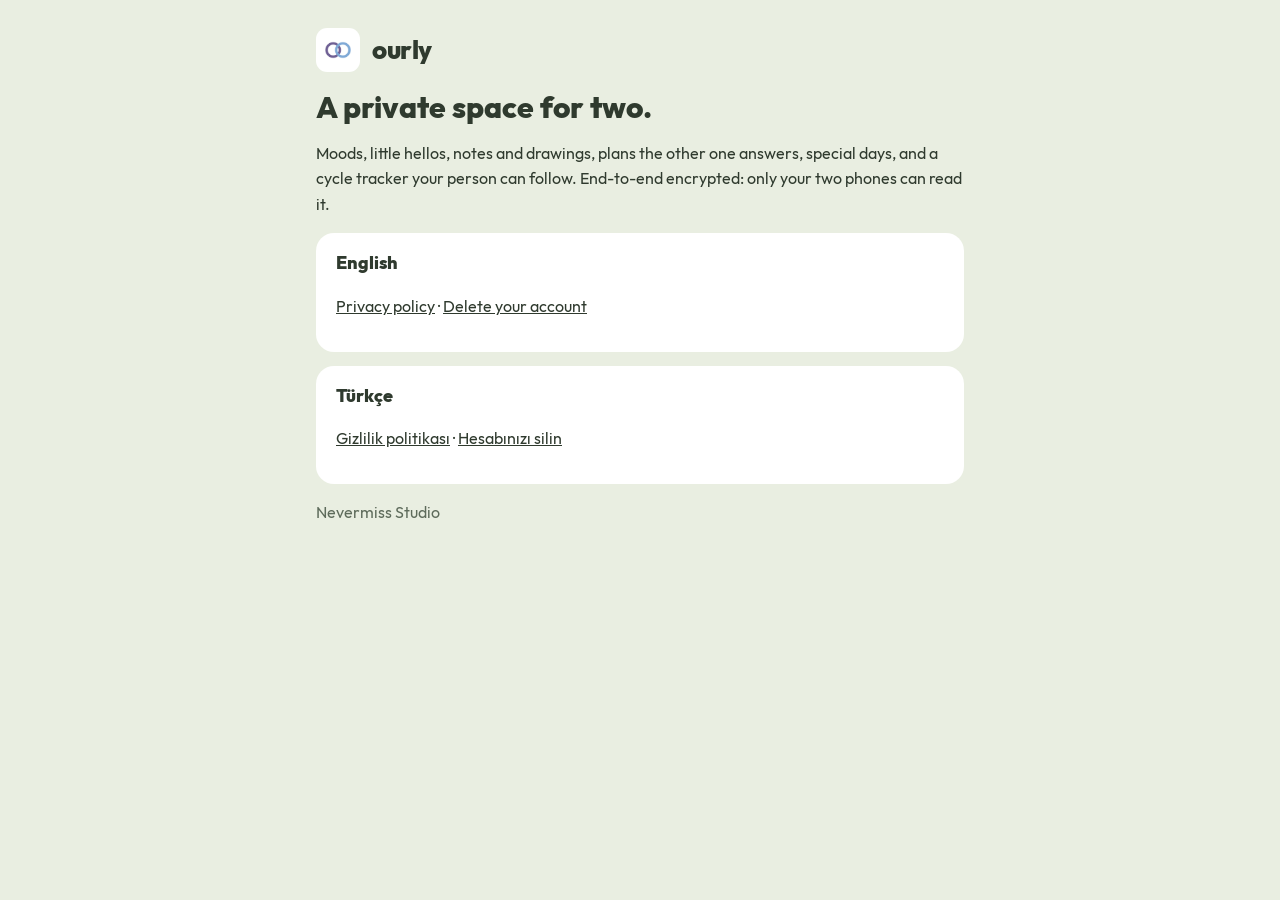
<file: index.html>
<!doctype html>
<html lang="en"><head><meta charset="utf-8"><meta name="viewport" content="width=device-width,initial-scale=1">
<title>Ourly</title><link rel="icon" href="favicon.png"><link rel="stylesheet" href="style.css"></head>
<body><main>
<header><img src="icon.png" alt=""><b>ourly</b></header>
<h1>A private space for two.</h1>
<p>Moods, little hellos, notes and drawings, plans the other one answers, special days, and a cycle tracker your person can follow. End-to-end encrypted: only your two phones can read it.</p>
<section><h2>English</h2><p><a href="privacy.html">Privacy policy</a> · <a href="delete-account.html">Delete your account</a></p></section>
<section><h2>Türkçe</h2><p><a href="privacy-tr.html">Gizlilik politikası</a> · <a href="delete-account-tr.html">Hesabınızı silin</a></p></section>
<p class="muted">Nevermiss Studio</p>
</main></body></html>
</file>
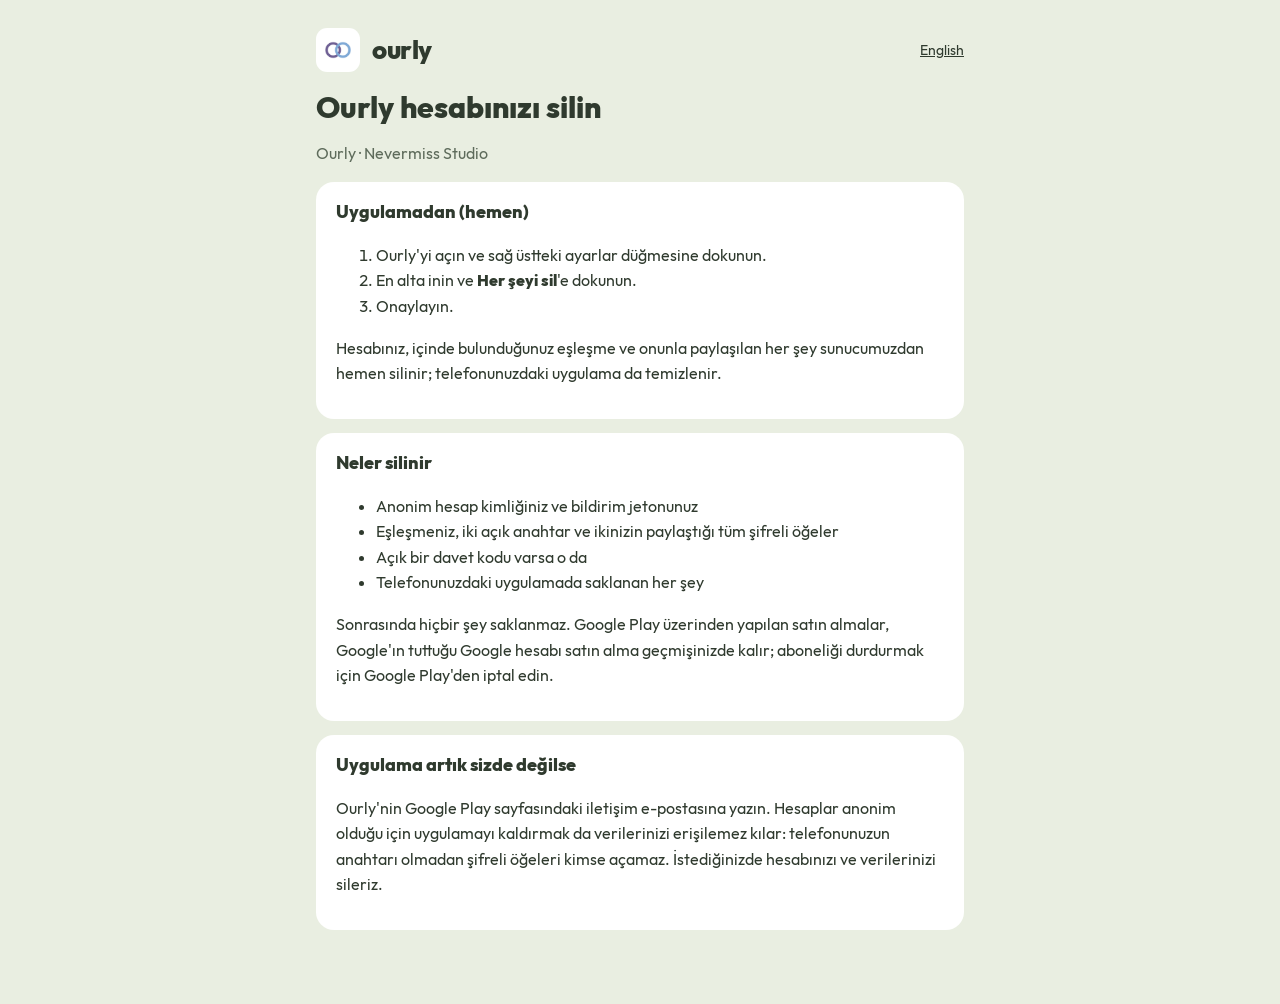
<file: delete-account-tr.html>
<!doctype html>
<html lang="tr"><head><meta charset="utf-8"><meta name="viewport" content="width=device-width,initial-scale=1">
<title>Ourly · Hesabınızı silin</title><link rel="icon" href="favicon.png"><link rel="stylesheet" href="style.css"></head>
<body><main>
<header><img src="icon.png" alt=""><b>ourly</b><span class="lang"><a href="delete-account.html">English</a></span></header>
<h1>Ourly hesabınızı silin</h1>
<p class="muted">Ourly · Nevermiss Studio</p>

<section><h2>Uygulamadan (hemen)</h2>
<ol>
<li>Ourly'yi açın ve sağ üstteki ayarlar düğmesine dokunun.</li>
<li>En alta inin ve <b>Her şeyi sil</b>'e dokunun.</li>
<li>Onaylayın.</li>
</ol>
<p>Hesabınız, içinde bulunduğunuz eşleşme ve onunla paylaşılan her şey sunucumuzdan hemen silinir; telefonunuzdaki uygulama da temizlenir.</p></section>

<section><h2>Neler silinir</h2>
<ul>
<li>Anonim hesap kimliğiniz ve bildirim jetonunuz</li>
<li>Eşleşmeniz, iki açık anahtar ve ikinizin paylaştığı tüm şifreli öğeler</li>
<li>Açık bir davet kodu varsa o da</li>
<li>Telefonunuzdaki uygulamada saklanan her şey</li>
</ul>
<p>Sonrasında hiçbir şey saklanmaz. Google Play üzerinden yapılan satın almalar, Google'ın tuttuğu Google hesabı satın alma geçmişinizde kalır; aboneliği durdurmak için Google Play'den iptal edin.</p></section>

<section><h2>Uygulama artık sizde değilse</h2>
<p>Ourly'nin Google Play sayfasındaki iletişim e-postasına yazın. Hesaplar anonim olduğu için uygulamayı kaldırmak da verilerinizi erişilemez kılar: telefonunuzun anahtarı olmadan şifreli öğeleri kimse açamaz. İstediğinizde hesabınızı ve verilerinizi sileriz.</p></section>
</main></body></html>
</file>
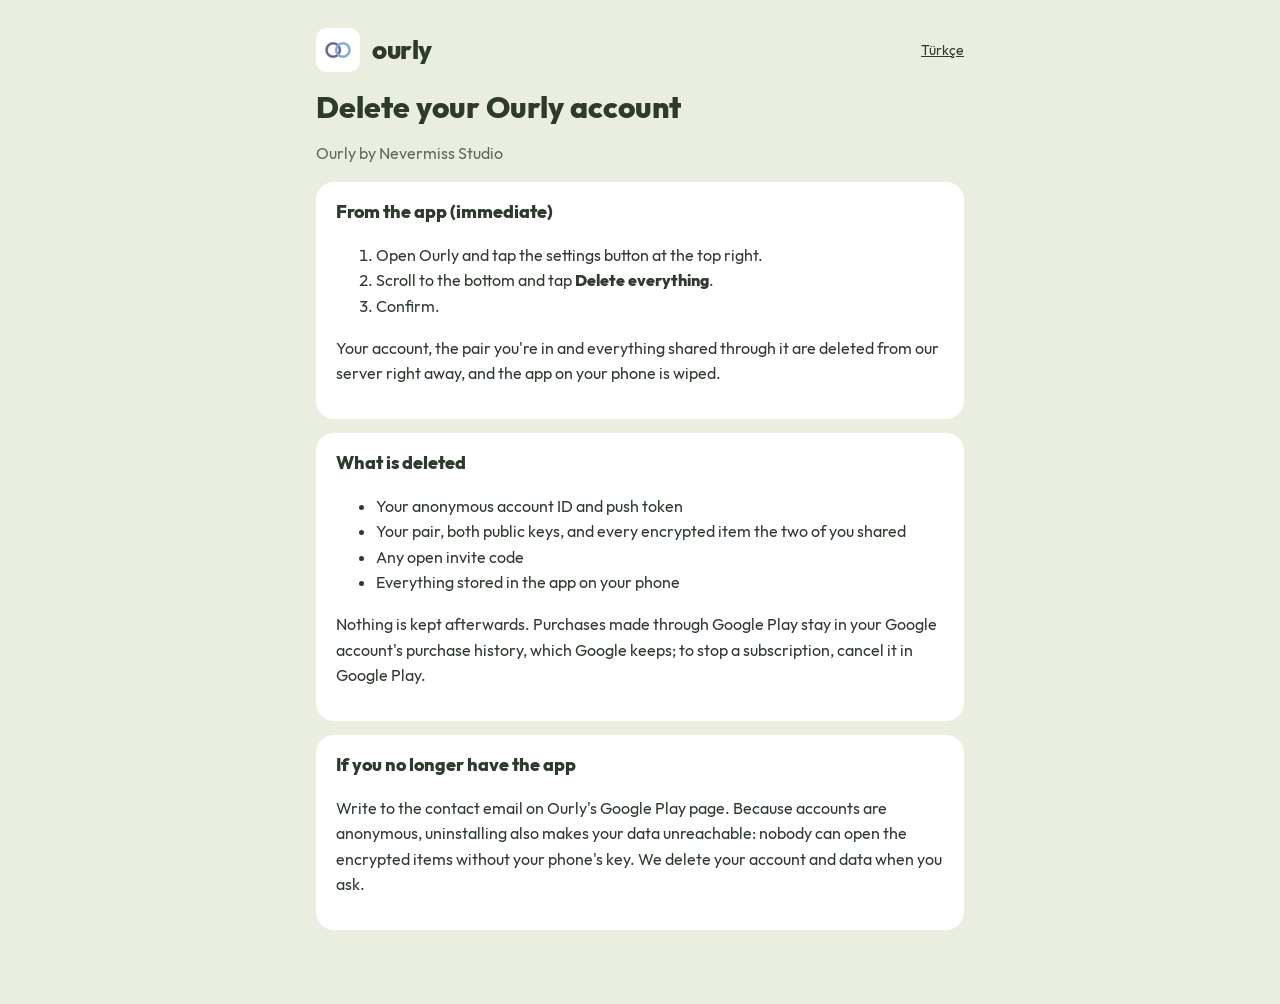
<file: delete-account.html>
<!doctype html>
<html lang="en"><head><meta charset="utf-8"><meta name="viewport" content="width=device-width,initial-scale=1">
<title>Ourly · Delete your account</title><link rel="icon" href="favicon.png"><link rel="stylesheet" href="style.css"></head>
<body><main>
<header><img src="icon.png" alt=""><b>ourly</b><span class="lang"><a href="delete-account-tr.html">Türkçe</a></span></header>
<h1>Delete your Ourly account</h1>
<p class="muted">Ourly by Nevermiss Studio</p>

<section><h2>From the app (immediate)</h2>
<ol>
<li>Open Ourly and tap the settings button at the top right.</li>
<li>Scroll to the bottom and tap <b>Delete everything</b>.</li>
<li>Confirm.</li>
</ol>
<p>Your account, the pair you're in and everything shared through it are deleted from our server right away, and the app on your phone is wiped.</p></section>

<section><h2>What is deleted</h2>
<ul>
<li>Your anonymous account ID and push token</li>
<li>Your pair, both public keys, and every encrypted item the two of you shared</li>
<li>Any open invite code</li>
<li>Everything stored in the app on your phone</li>
</ul>
<p>Nothing is kept afterwards. Purchases made through Google Play stay in your Google account's purchase history, which Google keeps; to stop a subscription, cancel it in Google Play.</p></section>

<section><h2>If you no longer have the app</h2>
<p>Write to the contact email on Ourly's Google Play page. Because accounts are anonymous, uninstalling also makes your data unreachable: nobody can open the encrypted items without your phone's key. We delete your account and data when you ask.</p></section>
</main></body></html>
</file>
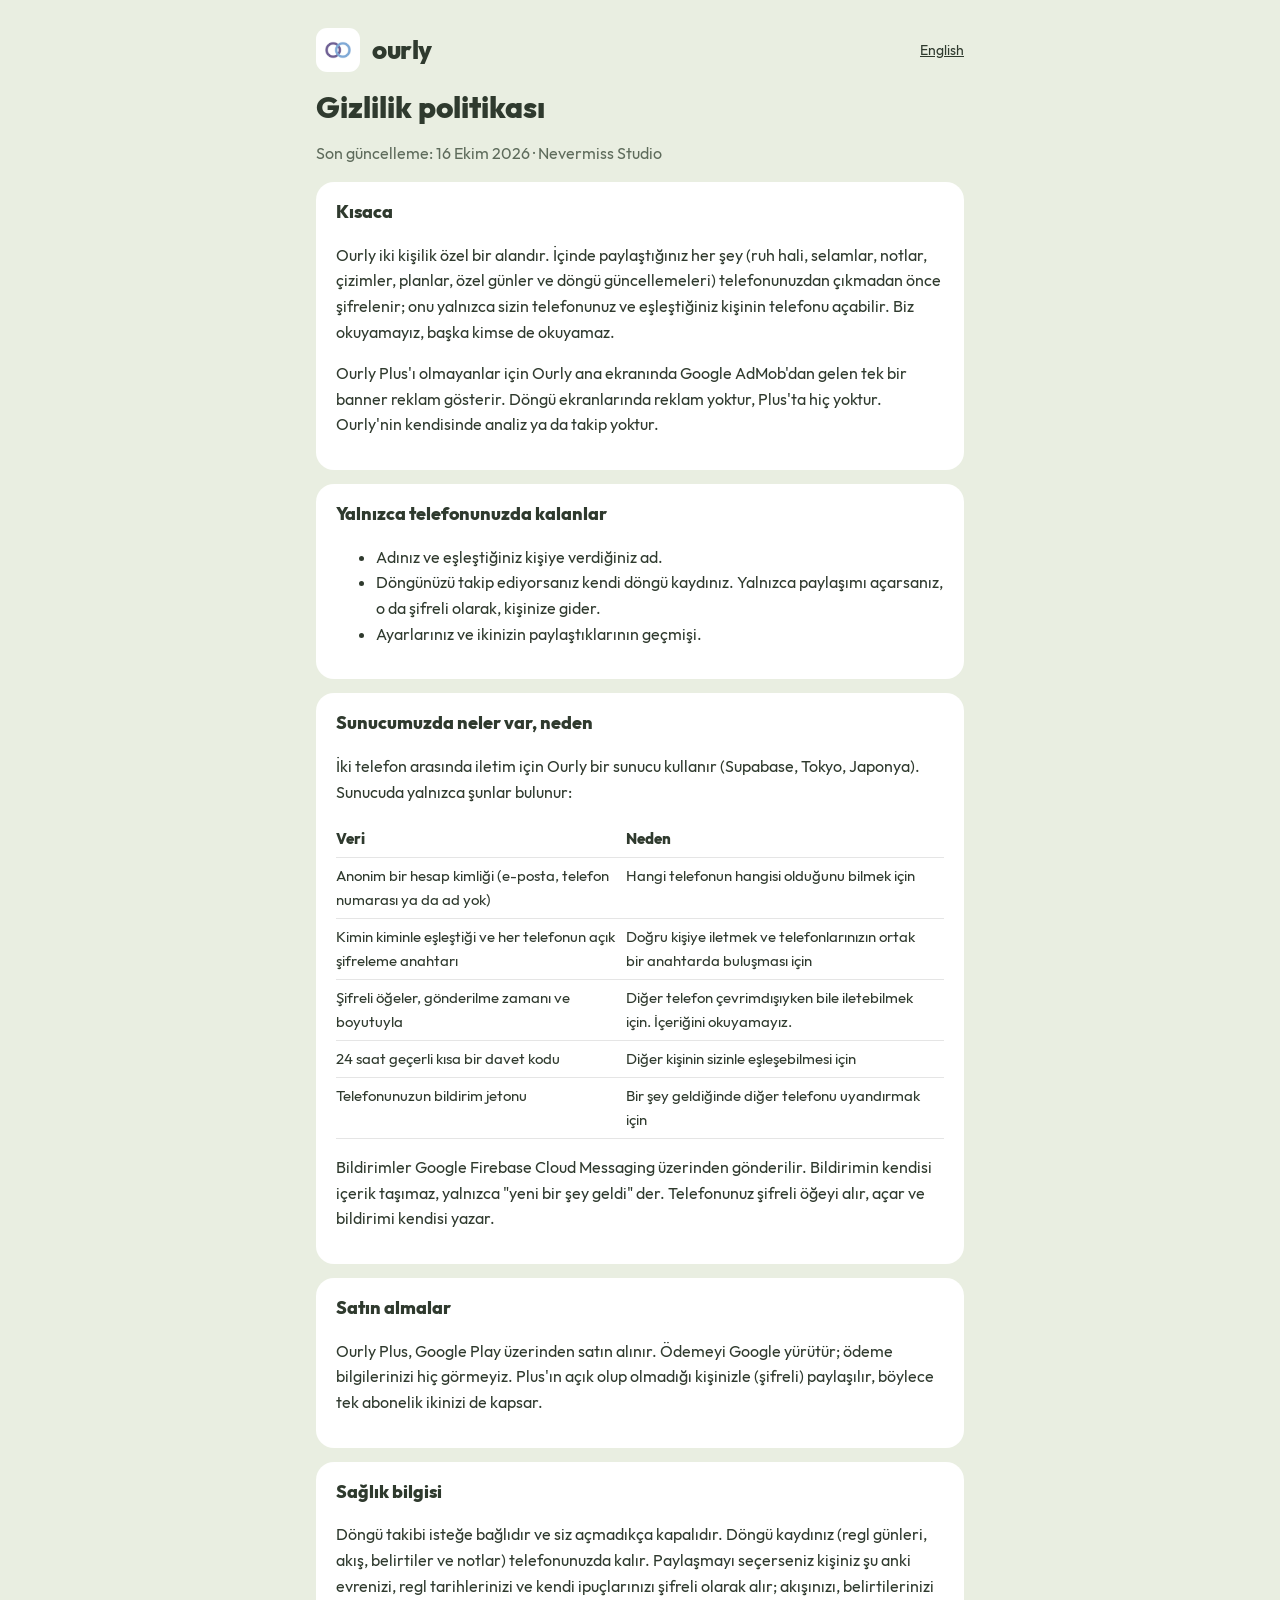
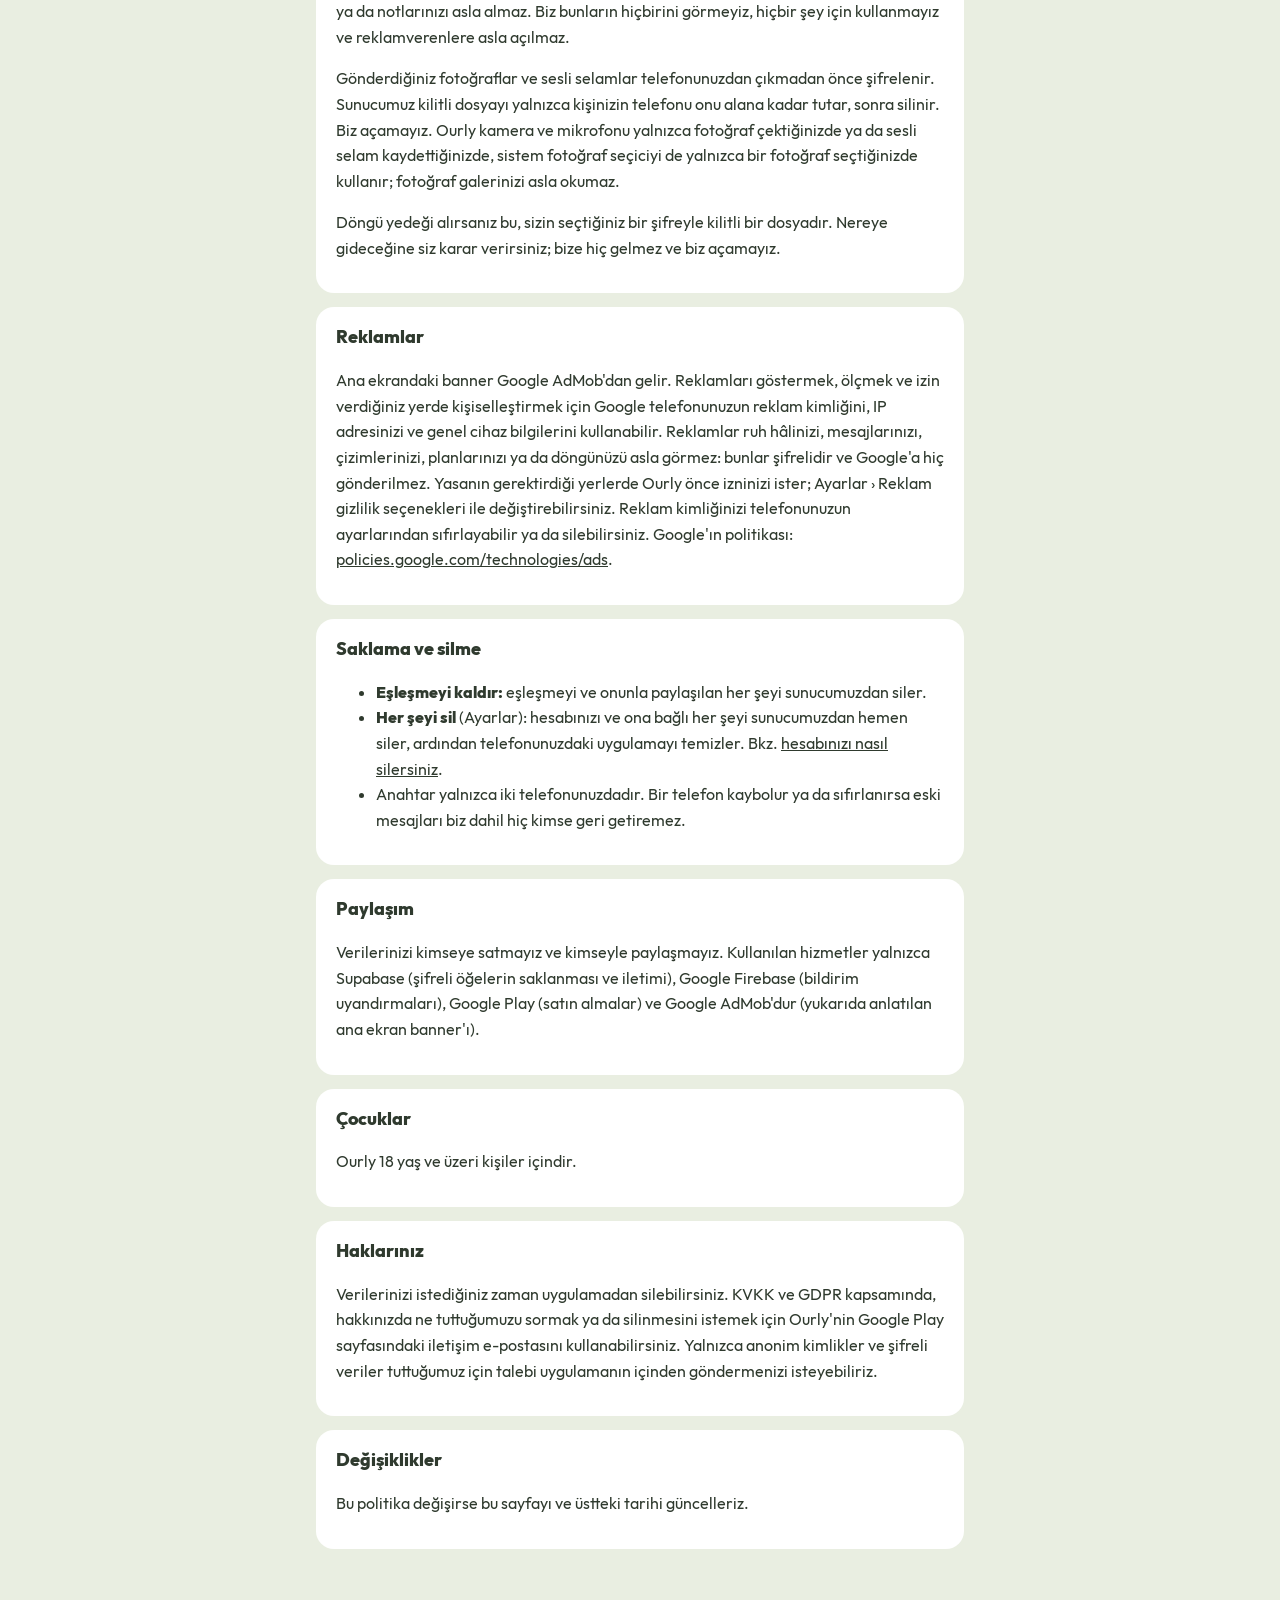
<file: privacy-tr.html>
<!doctype html>
<html lang="tr"><head><meta charset="utf-8"><meta name="viewport" content="width=device-width,initial-scale=1">
<title>Ourly · Gizlilik politikası</title><link rel="icon" href="favicon.png"><link rel="stylesheet" href="style.css"></head>
<body><main>
<header><img src="icon.png" alt=""><b>ourly</b><span class="lang"><a href="privacy.html">English</a></span></header>
<h1>Gizlilik politikası</h1>
<p class="muted">Son güncelleme: 16 Ekim 2026 · Nevermiss Studio</p>

<section><h2>Kısaca</h2>
<p>Ourly iki kişilik özel bir alandır. İçinde paylaştığınız her şey (ruh hali, selamlar, notlar, çizimler, planlar, özel günler ve döngü güncellemeleri) telefonunuzdan çıkmadan önce şifrelenir; onu yalnızca sizin telefonunuz ve eşleştiğiniz kişinin telefonu açabilir. Biz okuyamayız, başka kimse de okuyamaz.</p>
<p>Ourly Plus'ı olmayanlar için Ourly ana ekranında Google AdMob'dan gelen tek bir banner reklam gösterir. Döngü ekranlarında reklam yoktur, Plus'ta hiç yoktur. Ourly'nin kendisinde analiz ya da takip yoktur.</p></section>

<section><h2>Yalnızca telefonunuzda kalanlar</h2>
<ul>
<li>Adınız ve eşleştiğiniz kişiye verdiğiniz ad.</li>
<li>Döngünüzü takip ediyorsanız kendi döngü kaydınız. Yalnızca paylaşımı açarsanız, o da şifreli olarak, kişinize gider.</li>
<li>Ayarlarınız ve ikinizin paylaştıklarının geçmişi.</li>
</ul></section>

<section><h2>Sunucumuzda neler var, neden</h2>
<p>İki telefon arasında iletim için Ourly bir sunucu kullanır (Supabase, Tokyo, Japonya). Sunucuda yalnızca şunlar bulunur:</p>
<table>
<tr><th>Veri</th><th>Neden</th></tr>
<tr><td>Anonim bir hesap kimliği (e-posta, telefon numarası ya da ad yok)</td><td>Hangi telefonun hangisi olduğunu bilmek için</td></tr>
<tr><td>Kimin kiminle eşleştiği ve her telefonun açık şifreleme anahtarı</td><td>Doğru kişiye iletmek ve telefonlarınızın ortak bir anahtarda buluşması için</td></tr>
<tr><td>Şifreli öğeler, gönderilme zamanı ve boyutuyla</td><td>Diğer telefon çevrimdışıyken bile iletebilmek için. İçeriğini okuyamayız.</td></tr>
<tr><td>24 saat geçerli kısa bir davet kodu</td><td>Diğer kişinin sizinle eşleşebilmesi için</td></tr>
<tr><td>Telefonunuzun bildirim jetonu</td><td>Bir şey geldiğinde diğer telefonu uyandırmak için</td></tr>
</table>
<p>Bildirimler Google Firebase Cloud Messaging üzerinden gönderilir. Bildirimin kendisi içerik taşımaz, yalnızca "yeni bir şey geldi" der. Telefonunuz şifreli öğeyi alır, açar ve bildirimi kendisi yazar.</p></section>

<section><h2>Satın almalar</h2>
<p>Ourly Plus, Google Play üzerinden satın alınır. Ödemeyi Google yürütür; ödeme bilgilerinizi hiç görmeyiz. Plus'ın açık olup olmadığı kişinizle (şifreli) paylaşılır, böylece tek abonelik ikinizi de kapsar.</p></section>

<section><h2>Sağlık bilgisi</h2>
<p>Döngü takibi isteğe bağlıdır ve siz açmadıkça kapalıdır. Döngü kaydınız (regl günleri, akış, belirtiler ve notlar) telefonunuzda kalır. Paylaşmayı seçerseniz kişiniz şu anki evrenizi, regl tarihlerinizi ve kendi ipuçlarınızı şifreli olarak alır; akışınızı, belirtilerinizi ya da notlarınızı asla almaz. Biz bunların hiçbirini görmeyiz, hiçbir şey için kullanmayız ve reklamverenlere asla açılmaz.</p><p>Gönderdiğiniz fotoğraflar ve sesli selamlar telefonunuzdan çıkmadan önce şifrelenir. Sunucumuz kilitli dosyayı yalnızca kişinizin telefonu onu alana kadar tutar, sonra silinir. Biz açamayız. Ourly kamera ve mikrofonu yalnızca fotoğraf çektiğinizde ya da sesli selam kaydettiğinizde, sistem fotoğraf seçiciyi de yalnızca bir fotoğraf seçtiğinizde kullanır; fotoğraf galerinizi asla okumaz.</p><p>Döngü yedeği alırsanız bu, sizin seçtiğiniz bir şifreyle kilitli bir dosyadır. Nereye gideceğine siz karar verirsiniz; bize hiç gelmez ve biz açamayız.</p></section>
<section><h2>Reklamlar</h2>
<p>Ana ekrandaki banner Google AdMob'dan gelir. Reklamları göstermek, ölçmek ve izin verdiğiniz yerde kişiselleştirmek için Google telefonunuzun reklam kimliğini, IP adresinizi ve genel cihaz bilgilerini kullanabilir. Reklamlar ruh hâlinizi, mesajlarınızı, çizimlerinizi, planlarınızı ya da döngünüzü asla görmez: bunlar şifrelidir ve Google'a hiç gönderilmez. Yasanın gerektirdiği yerlerde Ourly önce izninizi ister; Ayarlar › Reklam gizlilik seçenekleri ile değiştirebilirsiniz. Reklam kimliğinizi telefonunuzun ayarlarından sıfırlayabilir ya da silebilirsiniz. Google'ın politikası: <a href="https://policies.google.com/technologies/ads">policies.google.com/technologies/ads</a>.</p></section>

<section><h2>Saklama ve silme</h2>
<ul>
<li><b>Eşleşmeyi kaldır:</b> eşleşmeyi ve onunla paylaşılan her şeyi sunucumuzdan siler.</li>
<li><b>Her şeyi sil</b> (Ayarlar): hesabınızı ve ona bağlı her şeyi sunucumuzdan hemen siler, ardından telefonunuzdaki uygulamayı temizler. Bkz. <a href="delete-account-tr.html">hesabınızı nasıl silersiniz</a>.</li>
<li>Anahtar yalnızca iki telefonunuzdadır. Bir telefon kaybolur ya da sıfırlanırsa eski mesajları biz dahil hiç kimse geri getiremez.</li>
</ul></section>

<section><h2>Paylaşım</h2>
<p>Verilerinizi kimseye satmayız ve kimseyle paylaşmayız. Kullanılan hizmetler yalnızca Supabase (şifreli öğelerin saklanması ve iletimi), Google Firebase (bildirim uyandırmaları), Google Play (satın almalar) ve Google AdMob'dur (yukarıda anlatılan ana ekran banner'ı).</p></section>

<section><h2>Çocuklar</h2>
<p>Ourly 18 yaş ve üzeri kişiler içindir.</p></section>

<section><h2>Haklarınız</h2>
<p>Verilerinizi istediğiniz zaman uygulamadan silebilirsiniz. KVKK ve GDPR kapsamında, hakkınızda ne tuttuğumuzu sormak ya da silinmesini istemek için Ourly'nin Google Play sayfasındaki iletişim e-postasını kullanabilirsiniz. Yalnızca anonim kimlikler ve şifreli veriler tuttuğumuz için talebi uygulamanın içinden göndermenizi isteyebiliriz.</p></section>

<section><h2>Değişiklikler</h2>
<p>Bu politika değişirse bu sayfayı ve üstteki tarihi güncelleriz.</p></section>
</main></body></html>
</file>
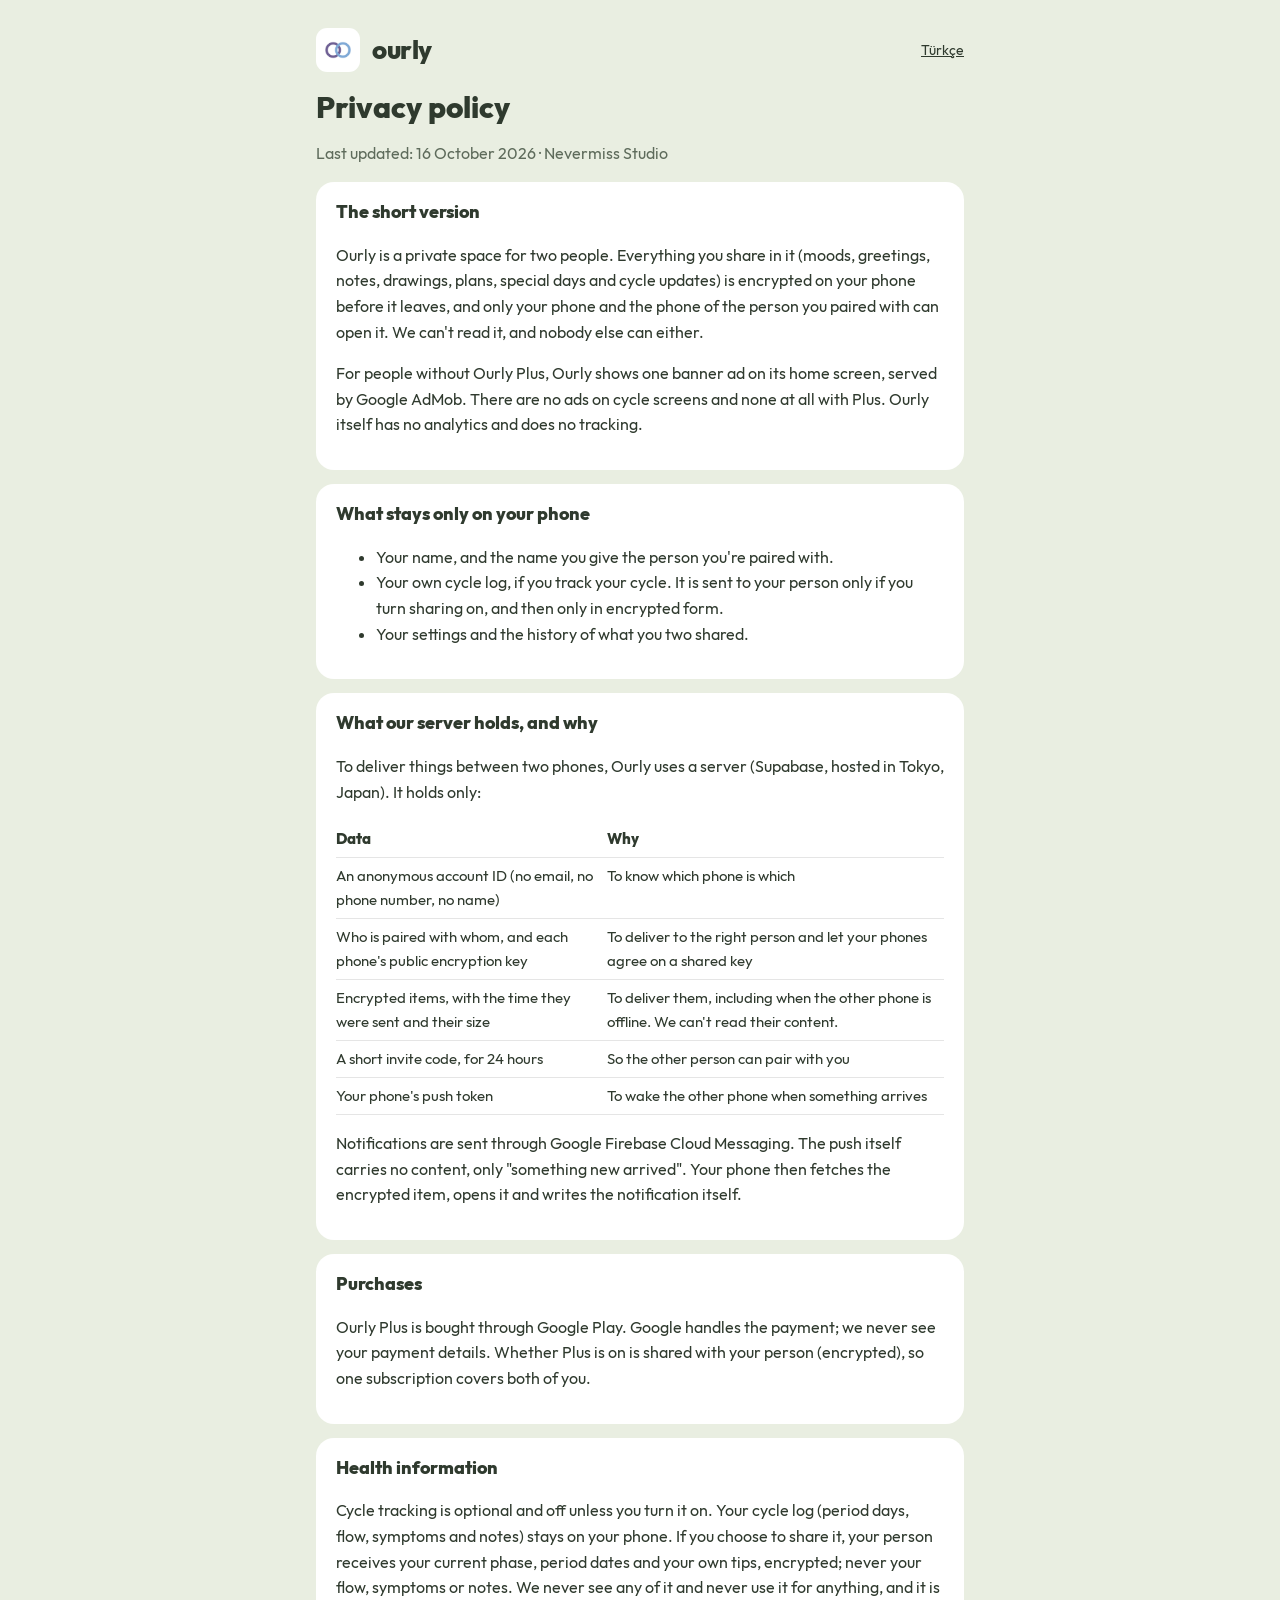
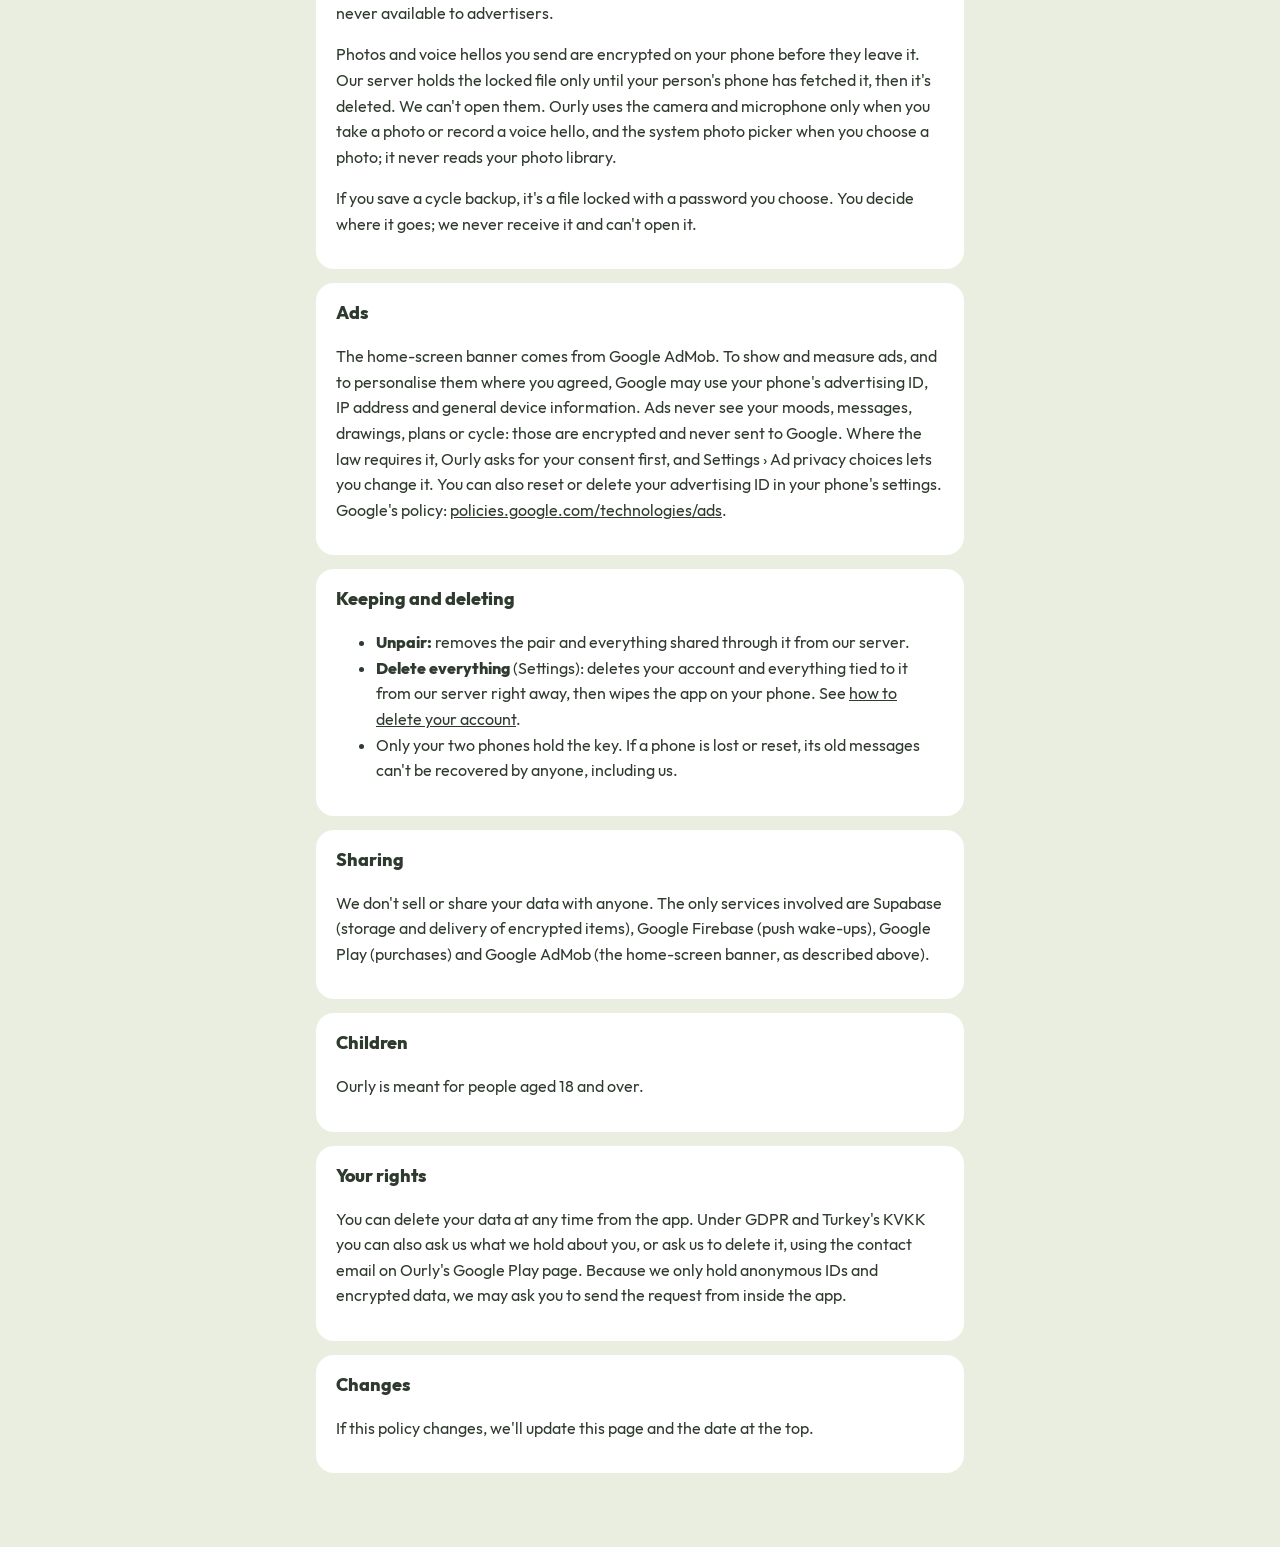
<file: privacy.html>
<!doctype html>
<html lang="en"><head><meta charset="utf-8"><meta name="viewport" content="width=device-width,initial-scale=1">
<title>Ourly · Privacy policy</title><link rel="icon" href="favicon.png"><link rel="stylesheet" href="style.css"></head>
<body><main>
<header><img src="icon.png" alt=""><b>ourly</b><span class="lang"><a href="privacy-tr.html">Türkçe</a></span></header>
<h1>Privacy policy</h1>
<p class="muted">Last updated: 16 October 2026 · Nevermiss Studio</p>

<section><h2>The short version</h2>
<p>Ourly is a private space for two people. Everything you share in it (moods, greetings, notes, drawings, plans, special days and cycle updates) is encrypted on your phone before it leaves, and only your phone and the phone of the person you paired with can open it. We can't read it, and nobody else can either.</p>
<p>For people without Ourly Plus, Ourly shows one banner ad on its home screen, served by Google AdMob. There are no ads on cycle screens and none at all with Plus. Ourly itself has no analytics and does no tracking.</p></section>

<section><h2>What stays only on your phone</h2>
<ul>
<li>Your name, and the name you give the person you're paired with.</li>
<li>Your own cycle log, if you track your cycle. It is sent to your person only if you turn sharing on, and then only in encrypted form.</li>
<li>Your settings and the history of what you two shared.</li>
</ul></section>

<section><h2>What our server holds, and why</h2>
<p>To deliver things between two phones, Ourly uses a server (Supabase, hosted in Tokyo, Japan). It holds only:</p>
<table>
<tr><th>Data</th><th>Why</th></tr>
<tr><td>An anonymous account ID (no email, no phone number, no name)</td><td>To know which phone is which</td></tr>
<tr><td>Who is paired with whom, and each phone's public encryption key</td><td>To deliver to the right person and let your phones agree on a shared key</td></tr>
<tr><td>Encrypted items, with the time they were sent and their size</td><td>To deliver them, including when the other phone is offline. We can't read their content.</td></tr>
<tr><td>A short invite code, for 24 hours</td><td>So the other person can pair with you</td></tr>
<tr><td>Your phone's push token</td><td>To wake the other phone when something arrives</td></tr>
</table>
<p>Notifications are sent through Google Firebase Cloud Messaging. The push itself carries no content, only "something new arrived". Your phone then fetches the encrypted item, opens it and writes the notification itself.</p></section>

<section><h2>Purchases</h2>
<p>Ourly Plus is bought through Google Play. Google handles the payment; we never see your payment details. Whether Plus is on is shared with your person (encrypted), so one subscription covers both of you.</p></section>

<section><h2>Health information</h2>
<p>Cycle tracking is optional and off unless you turn it on. Your cycle log (period days, flow, symptoms and notes) stays on your phone. If you choose to share it, your person receives your current phase, period dates and your own tips, encrypted; never your flow, symptoms or notes. We never see any of it and never use it for anything, and it is never available to advertisers.</p><p>Photos and voice hellos you send are encrypted on your phone before they leave it. Our server holds the locked file only until your person's phone has fetched it, then it's deleted. We can't open them. Ourly uses the camera and microphone only when you take a photo or record a voice hello, and the system photo picker when you choose a photo; it never reads your photo library.</p><p>If you save a cycle backup, it's a file locked with a password you choose. You decide where it goes; we never receive it and can't open it.</p></section>
<section><h2>Ads</h2>
<p>The home-screen banner comes from Google AdMob. To show and measure ads, and to personalise them where you agreed, Google may use your phone's advertising ID, IP address and general device information. Ads never see your moods, messages, drawings, plans or cycle: those are encrypted and never sent to Google. Where the law requires it, Ourly asks for your consent first, and Settings › Ad privacy choices lets you change it. You can also reset or delete your advertising ID in your phone's settings. Google's policy: <a href="https://policies.google.com/technologies/ads">policies.google.com/technologies/ads</a>.</p></section>

<section><h2>Keeping and deleting</h2>
<ul>
<li><b>Unpair:</b> removes the pair and everything shared through it from our server.</li>
<li><b>Delete everything</b> (Settings): deletes your account and everything tied to it from our server right away, then wipes the app on your phone. See <a href="delete-account.html">how to delete your account</a>.</li>
<li>Only your two phones hold the key. If a phone is lost or reset, its old messages can't be recovered by anyone, including us.</li>
</ul></section>

<section><h2>Sharing</h2>
<p>We don't sell or share your data with anyone. The only services involved are Supabase (storage and delivery of encrypted items), Google Firebase (push wake-ups), Google Play (purchases) and Google AdMob (the home-screen banner, as described above).</p></section>

<section><h2>Children</h2>
<p>Ourly is meant for people aged 18 and over.</p></section>

<section><h2>Your rights</h2>
<p>You can delete your data at any time from the app. Under GDPR and Turkey's KVKK you can also ask us what we hold about you, or ask us to delete it, using the contact email on Ourly's Google Play page. Because we only hold anonymous IDs and encrypted data, we may ask you to send the request from inside the app.</p></section>

<section><h2>Changes</h2>
<p>If this policy changes, we'll update this page and the date at the top.</p></section>
</main></body></html>
</file>
<file: style.css>
@font-face { font-family: Outfit; src: url(Outfit-Regular.ttf); font-weight: 400; }
@font-face { font-family: Outfit; src: url(Outfit-ExtraBold.ttf); font-weight: 800; }
:root { --bg: #E9EEE1; --card: #fff; --ink: #2F3A2E; --muted: #5e6b5b; }
@media (prefers-color-scheme: dark) { :root { --bg: #1f241e; --card: #2a3029; --ink: #eef1ea; --muted: #b3bcae; } }
* { box-sizing: border-box; }
body { margin: 0; background: var(--bg); color: var(--ink); font: 16px/1.6 Outfit, system-ui, sans-serif; }
main { max-width: 680px; margin: 0 auto; padding: 28px 16px 60px; }
header { display: flex; align-items: center; gap: 12px; margin-bottom: 18px; }
header img { width: 44px; height: 44px; border-radius: 11px; }
header b { font-size: 26px; font-weight: 800; letter-spacing: -.5px; }
.lang { margin-left: auto; font-size: 14px; }
a { color: inherit; }
section { background: var(--card); border-radius: 18px; padding: 16px 20px; margin: 14px 0; }
h1 { font-size: 30px; font-weight: 800; line-height: 1.15; margin: 8px 0 6px; }
h2 { font-size: 18px; font-weight: 800; margin: 0 0 6px; }
p, li { color: var(--ink); }
small, .muted { color: var(--muted); }
table { border-collapse: collapse; width: 100%; font-size: 15px; }
td, th { text-align: left; vertical-align: top; padding: 6px 8px 6px 0; border-bottom: 1px solid rgba(127,127,127,.2); }
</file>
